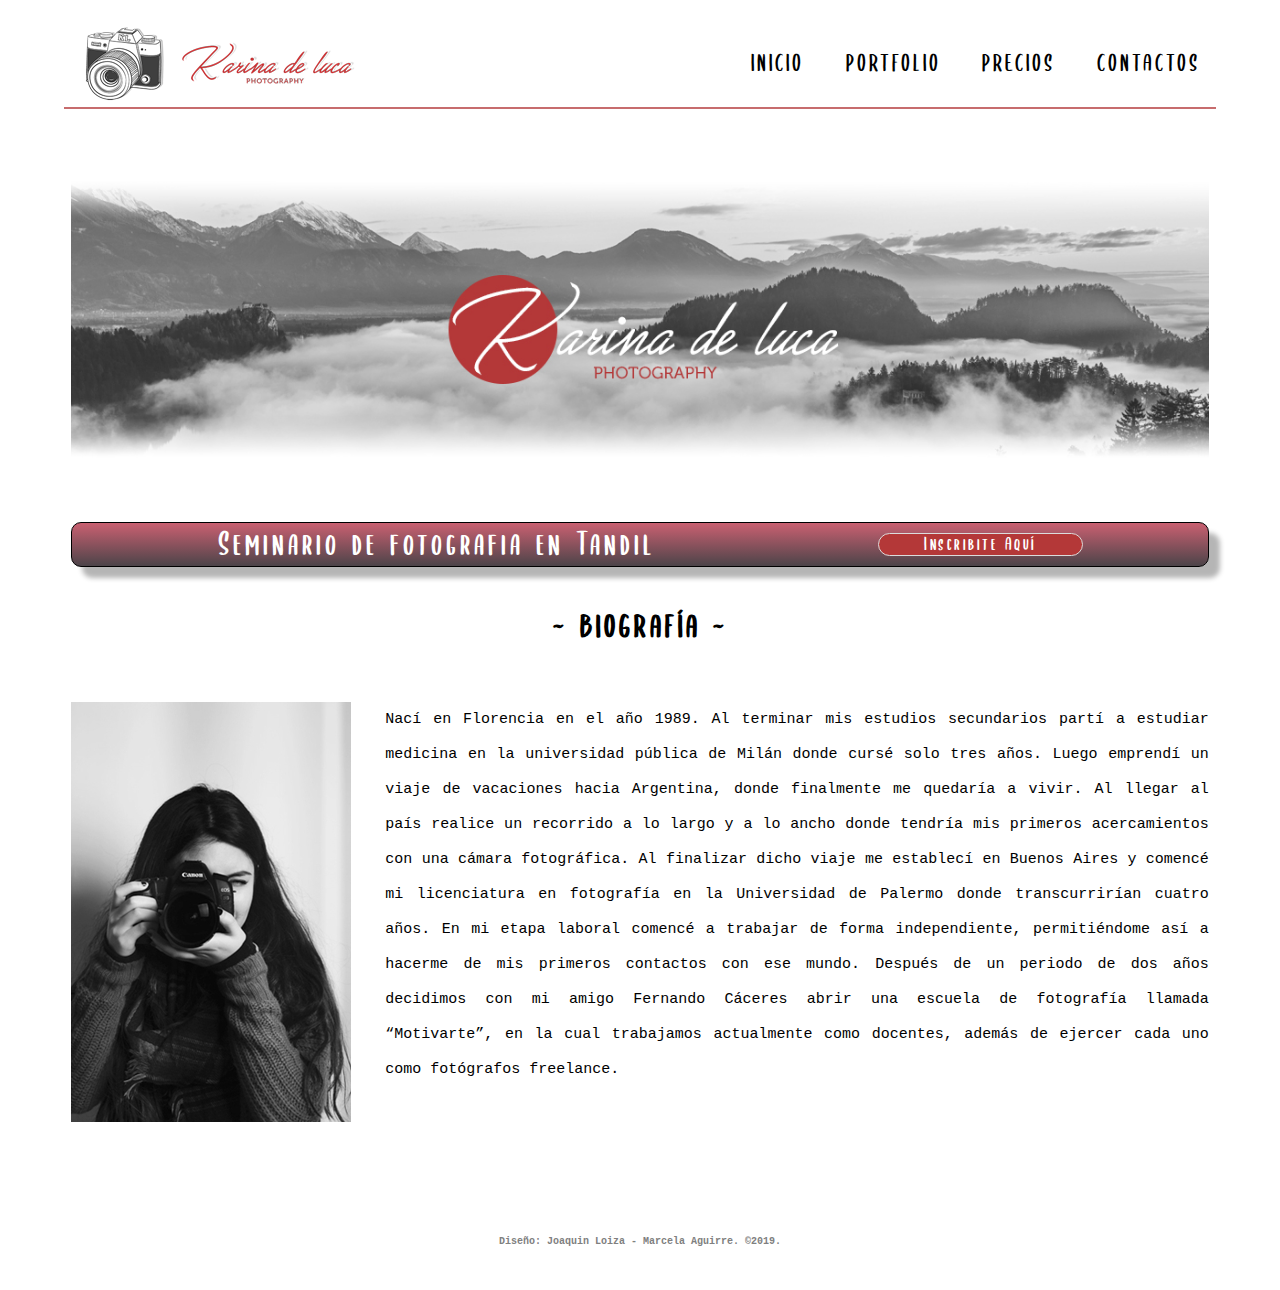
<file: index.html>
<!DOCTYPE html>
<html lang="es">

<head>
    <meta charset="UTF-8">
    <meta name="viewport" content="width=device-width, initial-scale=1.0">
    <meta http-equiv="X-UA-Compatible" content="ie=edge">
    <title>Karina De Luca</title>
    <link rel="stylesheet" href="css/style.css">
    <link rel="shorcut icon" type="image/x-icon" href="image/icono.png">
</head>

<body>
    <header class="encabezado">
        <div class="contenedor logo-nav">
			<a href="index.html">
                <img class="logo" src="image/logo.png" alt="logo">
            </a>
            <span class="desplegable">
                <img src="image/desplegable.png" alt="#" >
            </span>
            <nav class="barnav">
                <ul>
                    <li><a href="index.html">INICIO</a></li>
                    <li><a href="portfolio.html">PORTFOLIO</a></li>
                    <li><a href="precios.html">PRECIOS</a></li>
                    <li><a href="contactos.html">CONTACTOS</a></li>
                </ul>
            </nav>
        </div>
    </header>

    <main class="contenido">
        <div class="contenedor">
            <div class="portada"><img src="image/portada.jpg" alt="portada"></div>

            <div class="contenedorpubli">
                <div class="seminario">
                    <h2>Seminario de fotografia en Tandil</h2>

                </div>            
                <div class="botoninscribirse">
                    <a href="inscripcionseminario.html" target="_blank"><button>Inscribite Aquí</button></a>
                </div>
            </div>    
                <div class="titulo">
                    <h1>~ BIOGRAFÍA ~</h1>
                </div>
            <div class="cuerpo">
                <img class="imagebio" src="image/imagebio.jpg" alt="Karina De Luca con su cámara">
                <p class="biografia">Nací en Florencia en el año 1989. Al terminar mis estudios secundarios partí a
                    estudiar medicina en
                    la
                    universidad pública de Milán donde cursé solo tres años.
                    Luego emprendí un viaje de vacaciones hacia Argentina, donde finalmente me quedaría a vivir. Al
                    llegar
                    al país realice un recorrido a lo largo y a lo ancho donde tendría mis primeros acercamientos con
                    una
                    cámara fotográfica. Al finalizar dicho viaje me establecí en Buenos Aires y comencé mi licenciatura
                    en
                    fotografía en la Universidad de Palermo donde transcurrirían cuatro años.
                    En mi etapa laboral comencé a trabajar de forma independiente, permitiéndome así a hacerme de mis
                    primeros contactos con ese mundo. Después de un periodo de dos años decidimos con mi amigo Fernando
                    Cáceres abrir una escuela de fotografía llamada “Motivarte”, en la cual trabajamos actualmente como
                    docentes, además de ejercer cada uno como fotógrafos freelance.</p>
            </div>
        </div>
    </main>

    <footer class="piepagina">
        <div class="contenedor">
            <h4>Diseño: Joaquin Loiza - Marcela Aguirre. &copy;2019.</h4>
        </div>
    </footer>
    <script src="js/jquery.min.js"></script>
    <script src="js/desplegar_menu.js"></script>
</body>

</html>
</file>
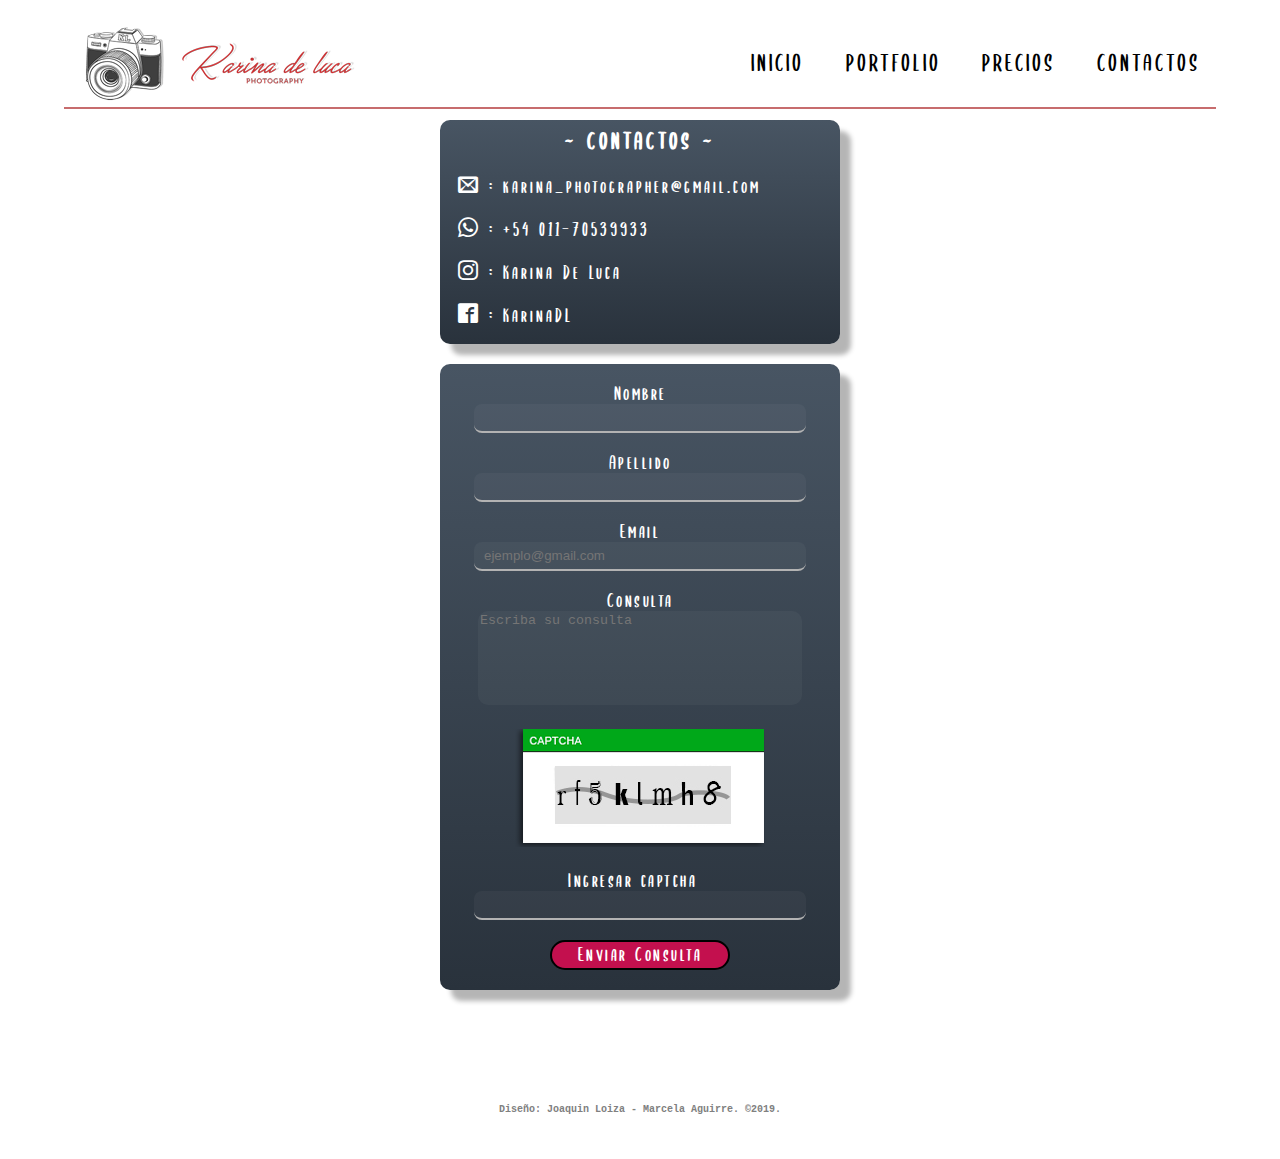
<file: contactos.html>
<!DOCTYPE html>
<html lang="es">

<head>
    <meta charset="UTF-8">
    <meta name="viewport" content="width=device-width, initial-scale=1.0">
    <meta http-equiv="X-UA-Compatible" content="ie=edge">
    <title>Karina De Luca</title>
    <link rel="stylesheet" href="css/style.css">
    <link rel="stylesheet" href="css/icon/iconsocialnetworks.css">
    <link rel="shorcut icon" type="image/x-icon" href="image/icono.png">
</head>

<body>
    <header class="encabezado">
        <div class="contenedor logo-nav">
			<a href="index.html">
                <img class="logo" src="image/logo.png" alt="logo">
            </a>
            <span class="desplegable">
                <img src="image/desplegable.png" alt="#" >
            </span>
            <nav class="barnav">
                <ul>
                    <li><a href="index.html">INICIO</a></li>
                    <li><a href="portfolio.html">PORTFOLIO</a></li>
                    <li><a href="precios.html">PRECIOS</a></li>
                    <li><a href="contactos.html">CONTACTOS</a></li>
                </ul>
            </nav>
        </div>
    </header>

    <main class="contenido">
        <div class="contenedor">

            <div class="contactos">
            <h2>~ CONTACTOS ~</h2>
            <h3><span class="icon-envelop"></span>&nbsp;: karina_photographer@gmail.com</h3>
            <h3><span class="icon-whatsapp"></span>&nbsp;: +54 011-70539933</h3>
            <h3><span class="icon-instagram"></span>&nbsp;: Karina De Luca</h3>
            <h3 id="ultimoicon"><span class="icon-facebook2"></span>&nbsp;: KarinaDL</h3>
            </div>
            <div class="formu">
                <form  id="formulario" autocomplete="off" action="envioexitoso.html"><br>
                    
                    Nombre<br> <input type="text" id="nombre" required><br><br>
                    Apellido<br> <input type="text" id="apellido" required><br><br>
                    Email<br> <input type="email" id="email" placeholder="ejemplo@gmail.com" required><br><br>
                    Consulta<br> <textarea  placeholder="Escriba su consulta" id="consulta" required></textarea><br><br>
                    <img id="img_aleatoria" src="#" ><br><br>
                    Ingresar captcha  &nbsp; <input id="captcha" type="text" required><br><br>
                    <button id="enviar">Enviar Consulta</button><br><br>

                </form>                
            </div>
        </div>
    </main>

    <footer class="piepagina">
        <div class="contenedor">
            <h4>Diseño: Joaquin Loiza - Marcela Aguirre. &copy;2019.</h4>
        </div>
    </footer>
    <script src="js/formulario_contacto.js"></script>
    <script src="js/jquery.min.js"></script>
    <script src="js/desplegar_menu.js"></script>
</body>

</html>
</file>
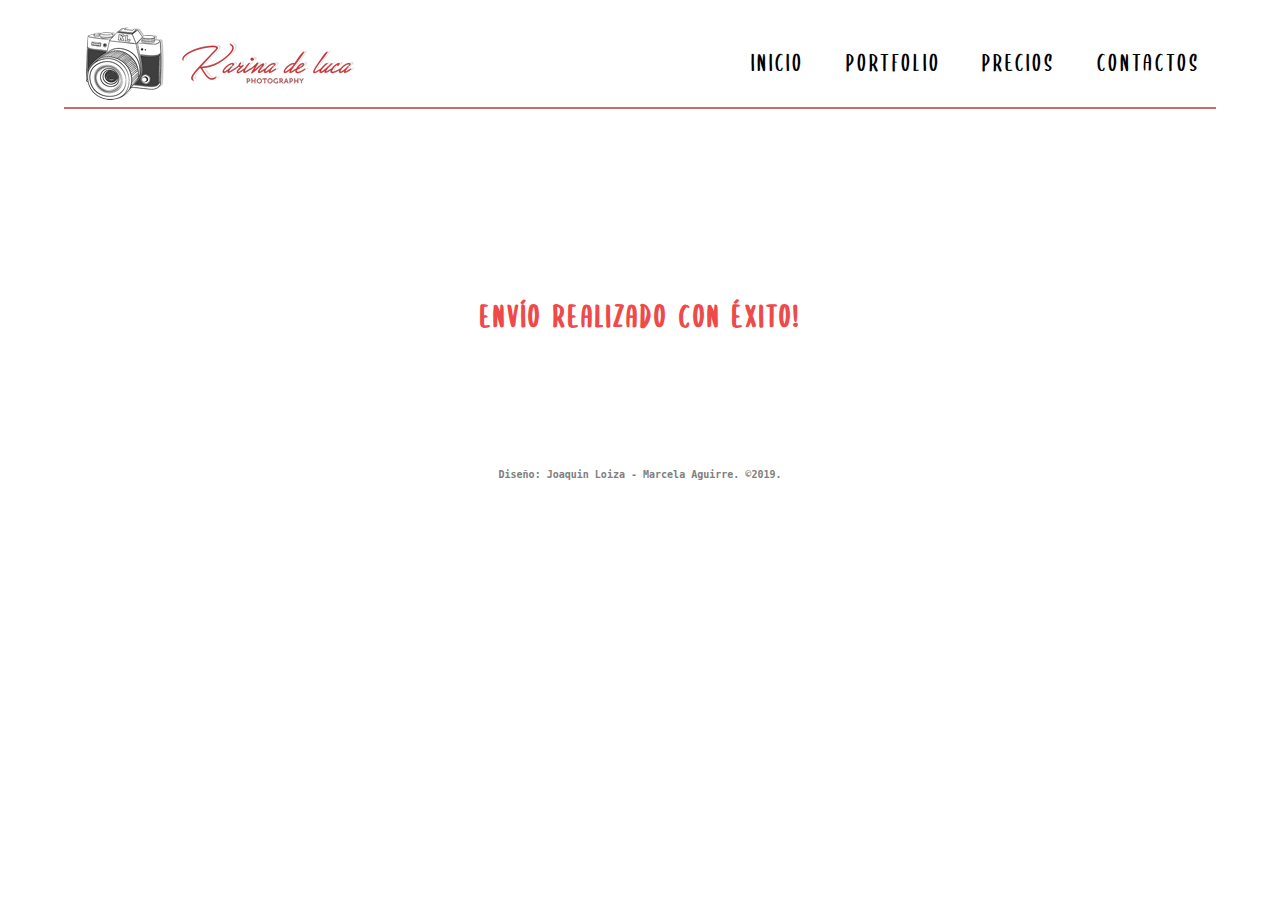
<file: envioexitoso.html>
<!DOCTYPE html>
<html lang="es">

<head>
    <meta charset="UTF-8">
    <meta name="viewport" content="width=device-width, initial-scale=1.0">
    <meta http-equiv="X-UA-Compatible" content="ie=edge">
    <title>Karina De Luca</title>
    <link rel="stylesheet" href="css/style.css">
    <link rel="shorcut icon" type="image/x-icon" href="image/icono.png">
</head>

<body>
    <header class="encabezado">
        <div class="contenedor logo-nav">
			<a href="index.html">
                <img class="logo" src="image/logo.png" alt="logo">
            </a>
            <span class="desplegable">
                <img src="image/desplegable.png" alt="#" >
            </span>
            <nav class="barnav">
                <ul>
                    <li><a href="index.html">INICIO</a></li>
                    <li><a href="portfolio.html">PORTFOLIO</a></li>
                    <li><a href="precios.html">PRECIOS</a></li>
                    <li><a href="contactos.html">CONTACTOS</a></li>
                </ul>
            </nav>
        </div>
    </header>

    <main class="contenido">
        <div class="contenedor">
            <h1 id="envioexitoso"> ENVÍO REALIZADO CON ÉXITO!</h1>
        </div>
    </main>

    <footer class="piepagina">
        <div class="contenedor">
            <h4>Diseño: Joaquin Loiza - Marcela Aguirre. &copy;2019.</h4>
        </div>
    </footer>
    <script src="js/jquery.min.js"></script>
    <script src="js/desplegar_menu.js"></script>
</body>

</html>
</file>
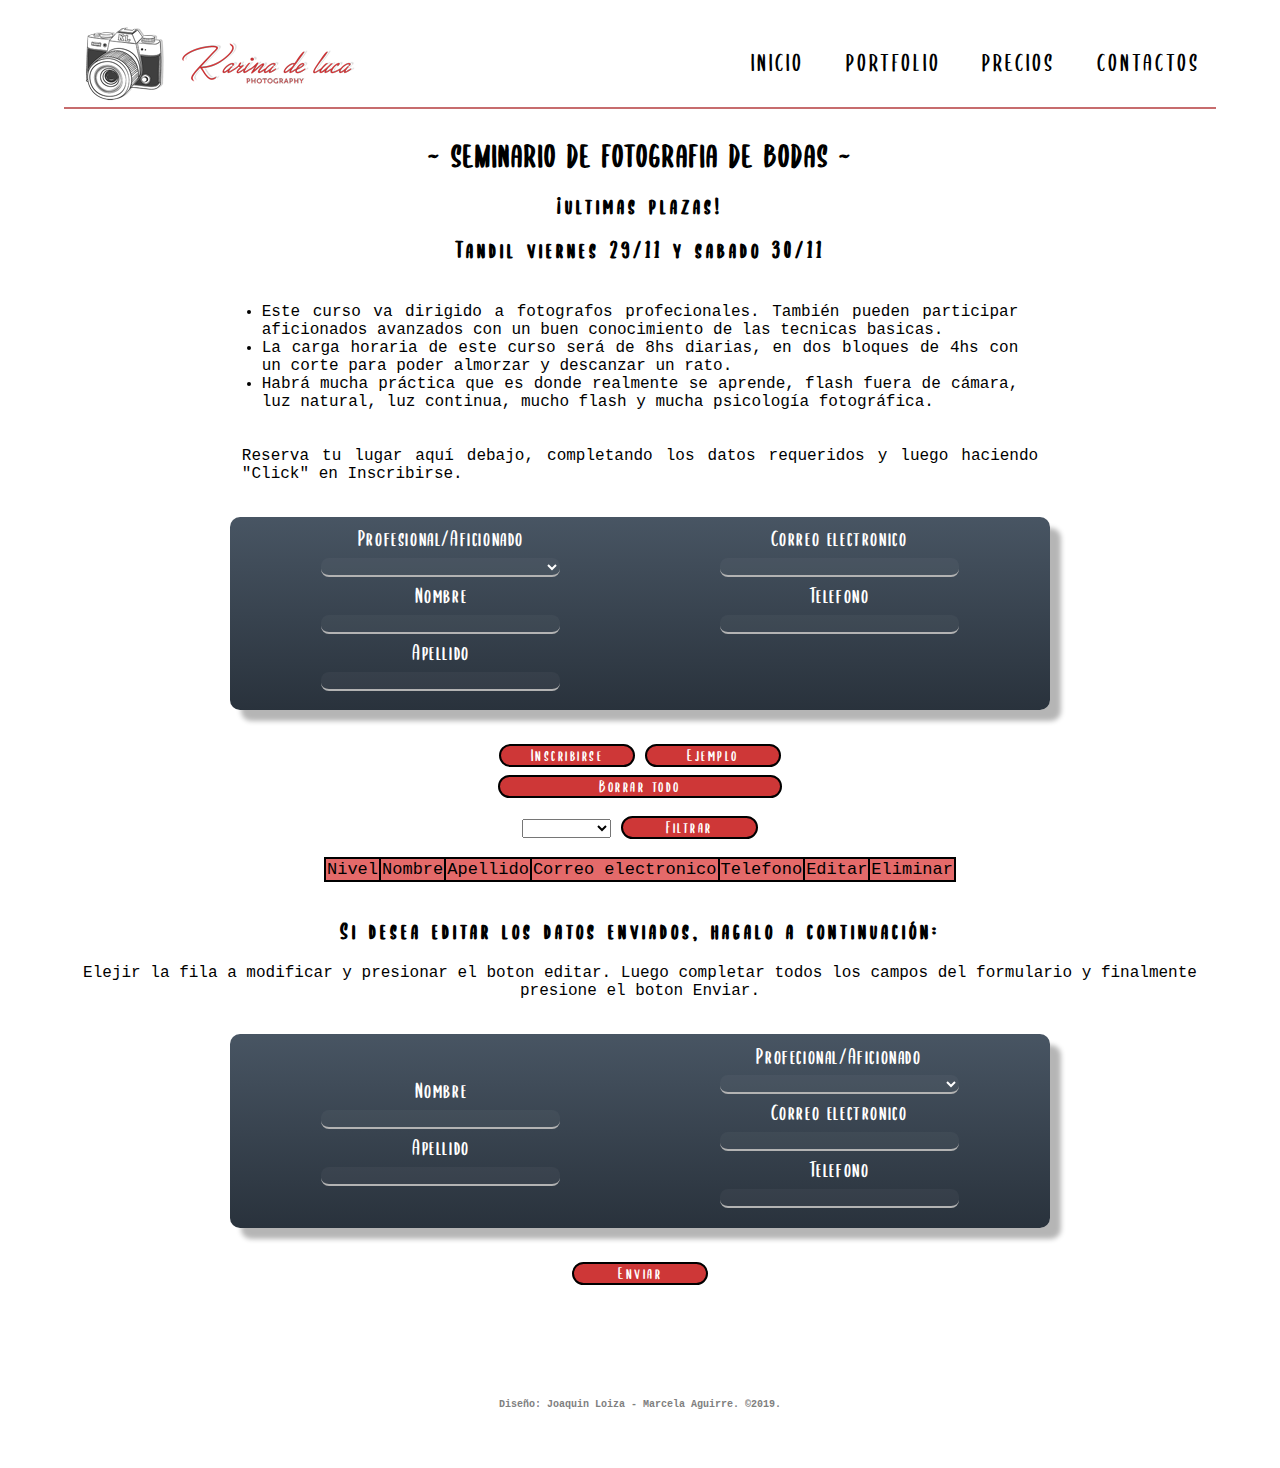
<file: inscripcionseminario.html>
<!DOCTYPE html>
<html lang="es">

<head>
    <meta charset="UTF-8">
    <meta name="viewport" content="width=device-width, initial-scale=1.0">
    <meta http-equiv="X-UA-Compatible" content="ie=edge">
    <title>Karina De Luca</title>
    <link rel="stylesheet" href="css/style.css">
    <link rel="shorcut icon" type="image/x-icon" href="image/icono.png">
</head>

<body>
    <header class="encabezado">
        <div class="contenedor logo-nav">
			<a href="index.html">
                <img class="logo" src="image/logo.png" alt="logo">
            </a>
            <span class="desplegable">
                <img src="image/desplegable.png" alt="#" >
            </span>
            <nav class="barnav">
                <ul>
                    <li><a href="index.html">INICIO</a></li>
                    <li><a href="portfolio.html">PORTFOLIO</a></li>
                    <li><a href="precios.html">PRECIOS</a></li>
                    <li><a href="contactos.html">CONTACTOS</a></li>
                </ul>
            </nav>
        </div>
    </header>
    <main class="contenido">
        <div class="contenedor">
        <div class="seminariotandil">
            <h1>~ SEMINARIO DE FOTOGRAFIA DE BODAS ~</h1>
            <h2>¡ultimas plazas!</h2>
            <h2>Tandil viernes 29/11 y sabado 30/11</h2>
        </div>
        <div class="infoseminario">
            <ul>
                <li>
                    Este curso va dirigido a fotografos profecionales. También pueden participar aficionados avanzados
                    con un buen conocimiento de las tecnicas basicas.
                </li>
                <li>
                    La carga horaria de este curso será de 8hs diarias, en dos bloques de 4hs con un corte
                    para poder almorzar y descanzar un rato.
                </li>
                <li>
                    Habrá mucha práctica que es donde realmente se aprende, flash fuera de cámara, luz natural, luz continua, mucho flash y mucha psicología fotográfica.
                </li>
            </ul>
                <p>Reserva tu lugar aquí debajo, completando los datos requeridos y luego haciendo "Click" en Inscribirse.</p>
        </div>
        <form id="form_inscrip" autocomplete="off">
            <div id="campos">
                Profesional/Aficionado
                <select id="nivel" required>
                    <option></option>
                    <option>Profecional</option required>
                    <option>Aficionado</option>
                </select>
                Nombre
                <input type="text" id="nombre" required>
                Apellido
                <input type="text " id="apellido" required>
            </div>
            <div id="campos2">
                Correo electronico
                <input type="email" id="email" required>
                Telefono
                <input type="number" id="telefono" required>
            </div>
        </form>
        <p id="mensaje_incompleto"></p>

        <button class="botones" id="cargarPerfil">Inscribirse</button>
        <button class="botones" id="ejemplo">Ejemplo</button><br>
        <button class="botones botonborrar" id="borrar_todo">Borrar todo</button><br><br>

        <select id="filtro">
            <option></option>
            <option>Profecional</option>
            <option>Aficionado</option>
        </select>
        <button id="filtrar" class="botones">Filtrar</button><br><br>
        <div id="tablaScroll">
        <table id="tabla">
            <thead class="headtabla">
                <tr> 
                    <td>Nivel</td>
                    <td>Nombre</td>
                    <td>Apellido</td>
                    <td>Correo electronico</td>
                    <td>Telefono</td>
                    <td>Editar</td>
                    <td>Eliminar</td>
                </tr>
            </thead>
            <tbody id="contTabla">
            </tbody>    
        </table>
        </div><br>
        <div class="instrucciones">
        <h2>Si desea editar los datos enviados, hagalo a continuación:</h2>
        <p>Elejir la fila a modificar y presionar el boton editar. Luego
            completar todos los campos del formulario y finalmente 
            presione el boton Enviar.
        </p>
        <h3 id="filaEditar"></h3>
        </div>

        <form id="form_inscrip" autocomplete="off">
            <div id="campos">
                <input type="text " id="idObjeto" required>
                Nombre
                <input type="text" id="nombreModif" required>
                Apellido
                <input type="text " id="apellidoModif" required>
            </div>
            <div id="campos2">
                    Profecional/Aficionado
                    <select id="nivelModif" required>
                        <option></option>
                        <option>Profecional</option>
                        <option>Aficionado</option>
                    </select>
                Correo electronico
                <input type="email" id="emailModif" required>
                Telefono
                <input type="number" id="telefonoModif" required>
            </div>
            </form>
            <p id="alerta_incompleto"></p>
            <button class="botones" id="cargarEdicion">Enviar </button>
    </div>
    </main>
    <footer class="piepagina">
            <div class="contenedor">
                <h4>Diseño: Joaquin Loiza - Marcela Aguirre. &copy;2019.</h4>
            </div>
    </footer>
        <script src="js/jquery.min.js"></script>
        <script src="js/desplegar_menu.js"></script>
        <script src="js/formulario_inscripcion.js"></script>
    </body>
    
</html>
</file>
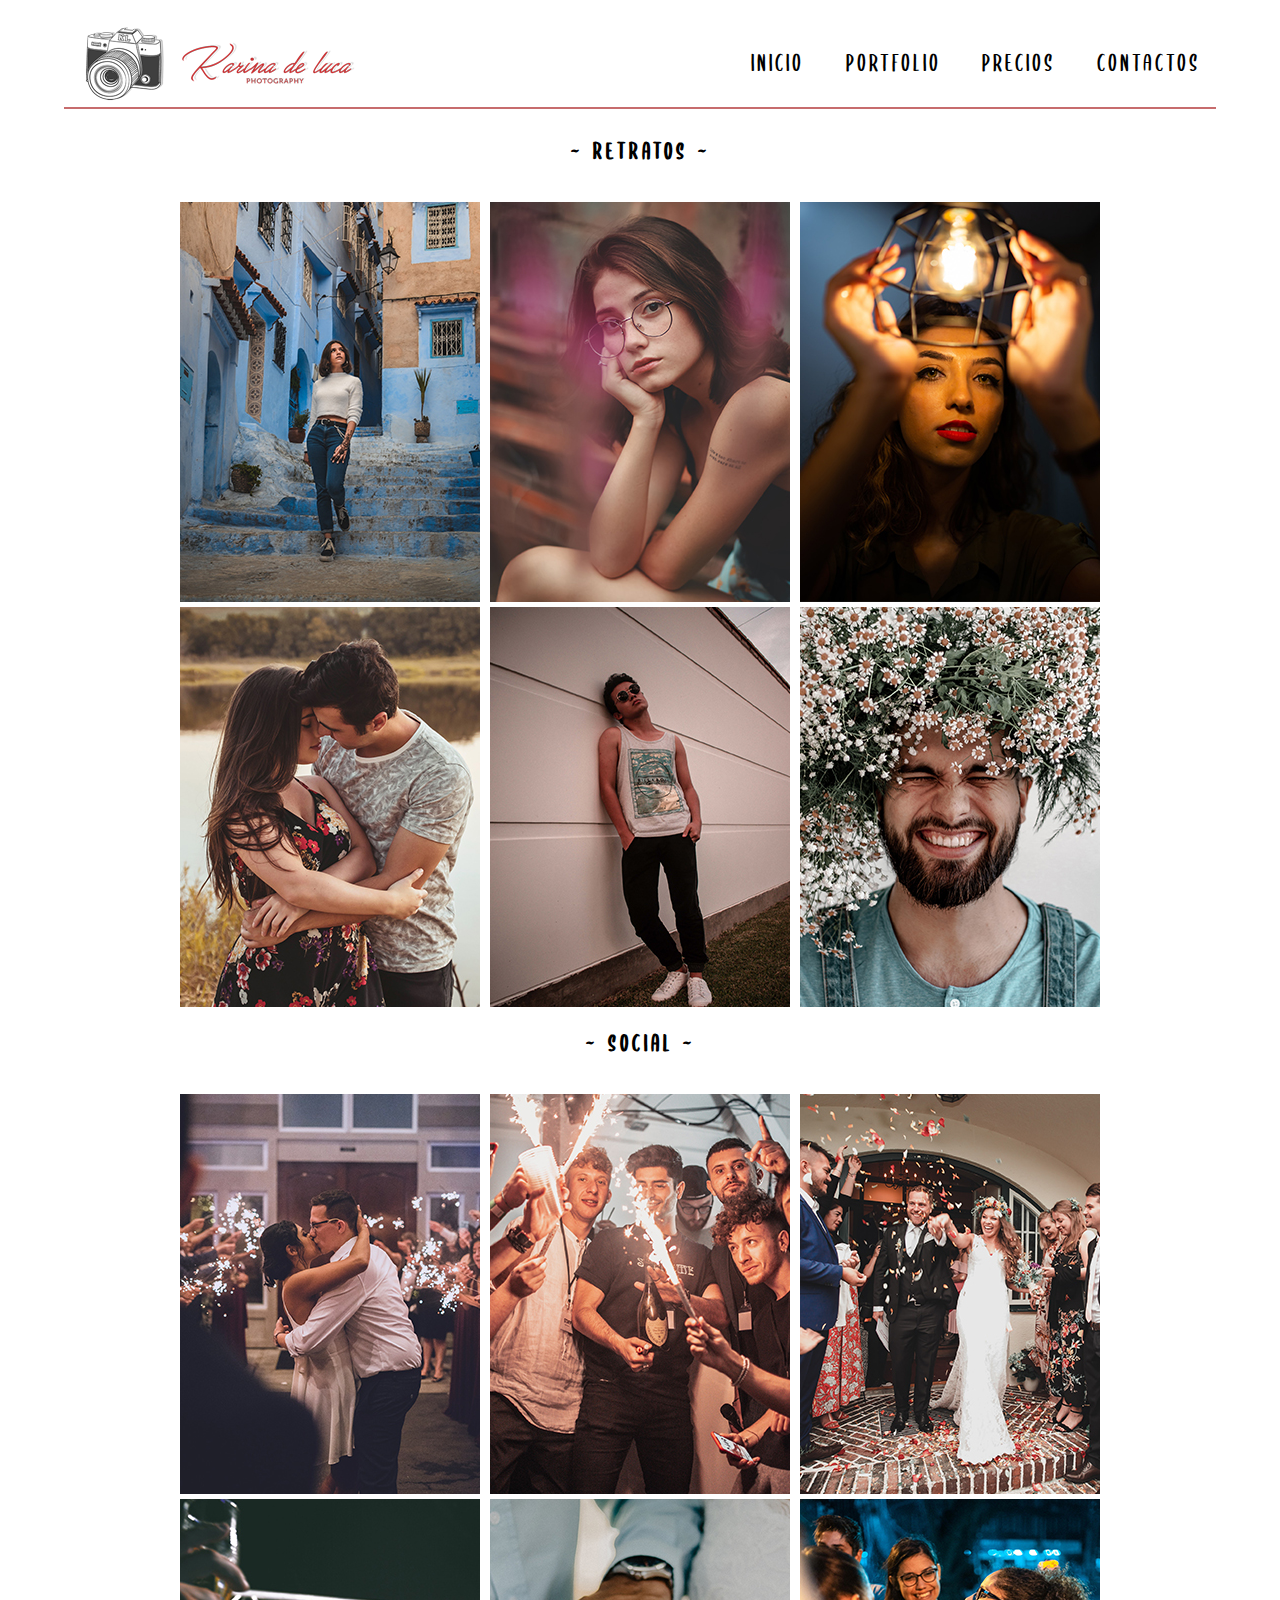
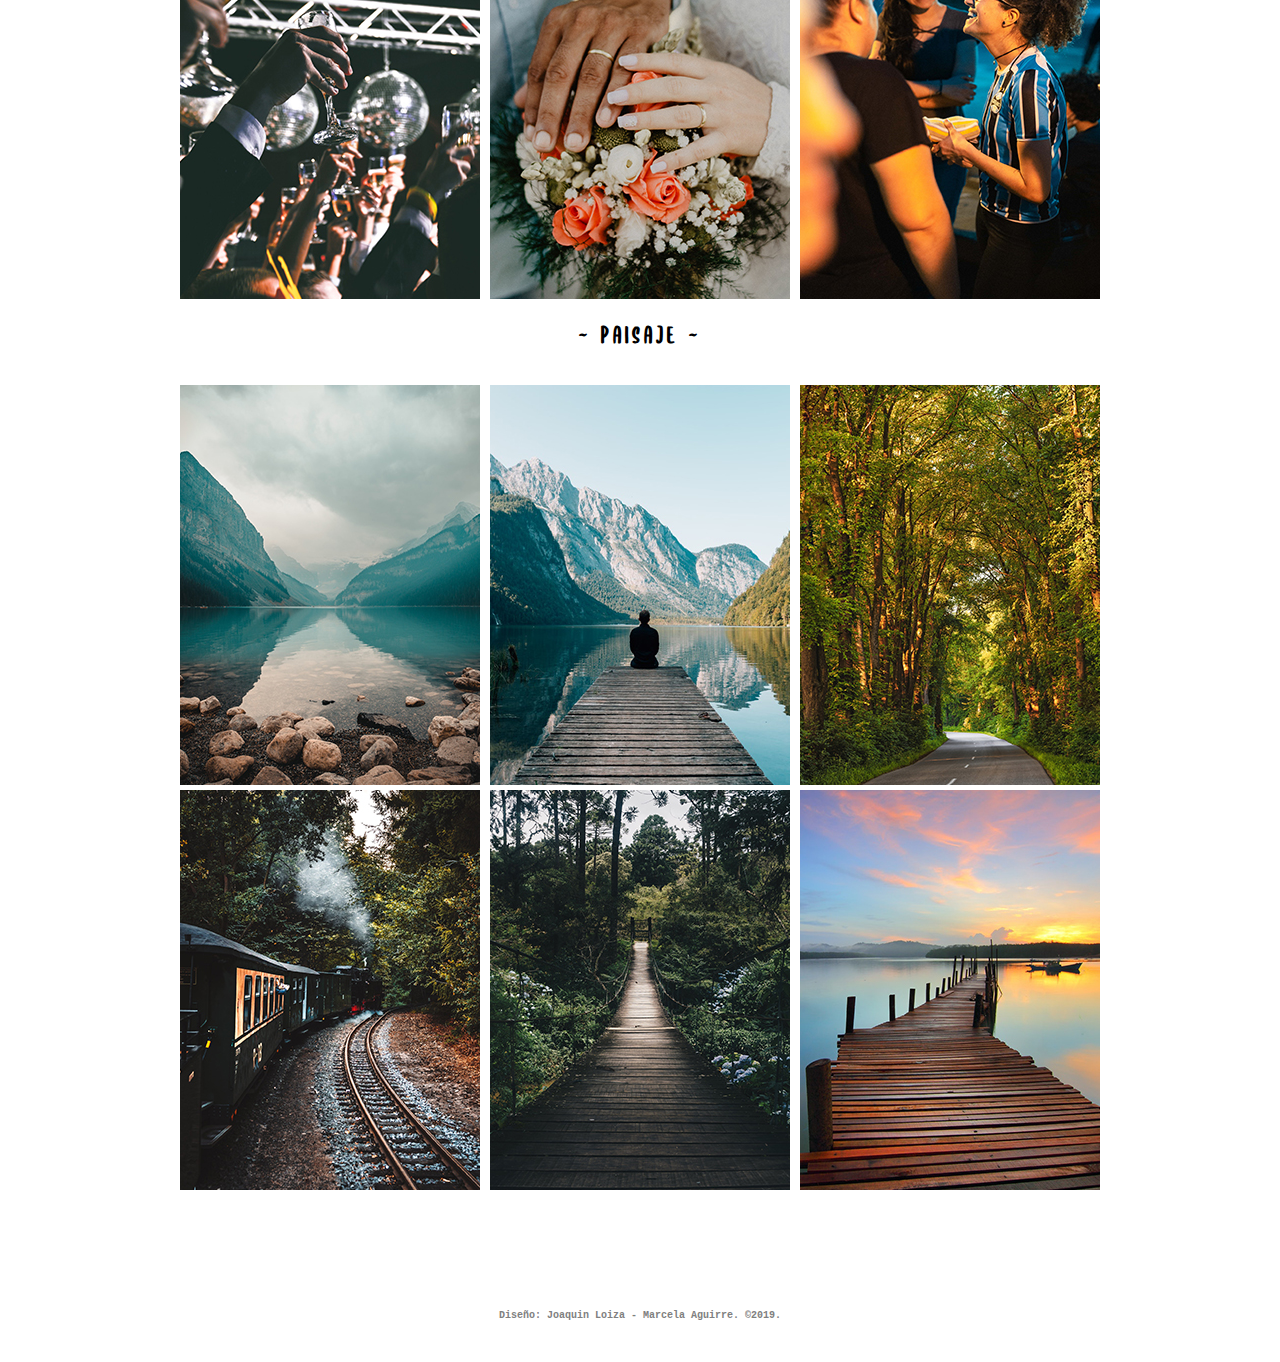
<file: portfolio.html>
<!DOCTYPE html>
<html lang="es">

<head>
    <meta charset="UTF-8">
    <meta name="viewport" content="width=device-width, initial-scale=1.0">
    <meta http-equiv="X-UA-Compatible" content="ie=edge">
    <title>Karina De Luca</title>
    <link rel="stylesheet" href="css/style.css">
    <link rel="shorcut icon" type="image/x-icon" href="image/icono.png">
</head>

<body>
    <header class="encabezado">
        <div class="contenedor logo-nav">
			<a href="index.html">
                <img class="logo" src="image/logo.png" alt="logo">
            </a>
            <span class="desplegable">
                <img src="image/desplegable.png" alt="#" >
            </span>
            <nav class="barnav">
                <ul>
                    <li><a href="index.html">INICIO</a></li>
                    <li><a href="portfolio.html">PORTFOLIO</a></li>
                    <li><a href="precios.html">PRECIOS</a></li>
                    <li><a href="contactos.html">CONTACTOS</a></li>
                </ul>
            </nav>
        </div>
    </header>

    <main class="contenido">
        <div class="contenedor">
            <h2>~ RETRATOS ~</h2><br>

            <img src="image/Retratos/01.jpg" alt="">
            <img src="image/Retratos/02.jpg" alt="">
            <img src="image/Retratos/03.jpg" alt="">
            <img src="image/Retratos/04.jpg" alt="">
            <img src="image/Retratos/05.jpg" alt="">
            <img src="image/Retratos/06.jpg" alt="">

            <h2>~ SOCIAL ~</h2><br>

            <img src="image/Social/01.jpg" alt="">
            <img src="image/Social/02.jpg" alt="">
            <img src="image/Social/03.jpg" alt="">
            <img src="image/Social/04.jpg" alt="">
            <img src="image/Social/05.jpg" alt="">
            <img src="image/Social/06.jpg" alt="">

            <h2>~ PAISAJE ~</h2><br>

            <img src="image/Paisaje/01.jpg" alt="">
            <img src="image/Paisaje/02.jpg" alt="">
            <img src="image/Paisaje/03.jpg" alt="">
            <img src="image/Paisaje/04.jpg" alt="">
            <img src="image/Paisaje/05.jpg" alt="">
            <img src="image/Paisaje/06.jpg" alt="">
			
		</div>

    </main>

    <footer class="piepagina">
        <div class="contenedor">
            <h4>Diseño: Joaquin Loiza - Marcela Aguirre. &copy;2019.</h4>
        </div>
    </footer>
    <script src="js/jquery.min.js"></script>
    <script src="js/desplegar_menu.js"></script>
</body>

</html>
</file>
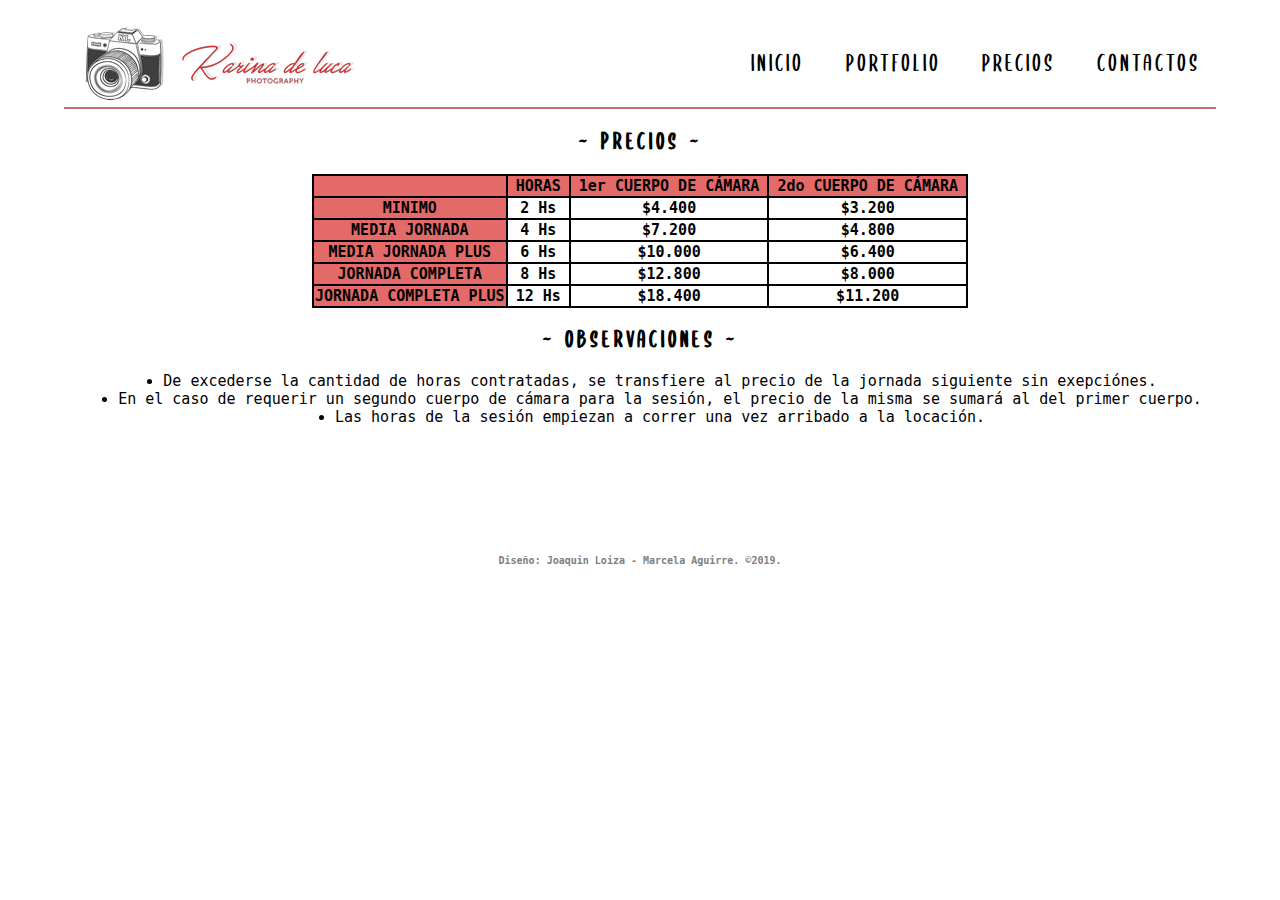
<file: precios.html>
<!DOCTYPE html>
<html lang="es">

<head>
    <meta charset="UTF-8">
    <meta name="viewport" content="width=device-width, initial-scale=1.0">
    <meta http-equiv="X-UA-Compatible" content="ie=edge">
    <title>Karina De Luca</title>
    <link rel="stylesheet" href="css/style.css">
    <link rel="shorcut icon" type="image/x-icon" href="image/icono.png">
</head>

<body>
        <header class="encabezado">
                <div class="contenedor logo-nav">
                    <a href="index.html">
                        <img class="logo" src="image/logo.png" alt="logo">
                    </a>
                    <span class="desplegable">
                        <img src="image/desplegable.png" alt="#" >
                    </span>
                    <nav class="barnav">
                        <ul>
                            <li><a href="index.html">INICIO</a></li>
                            <li><a href="portfolio.html">PORTFOLIO</a></li>
                            <li><a href="precios.html">PRECIOS</a></li>
                            <li><a href="contactos.html">CONTACTOS</a></li>
                        </ul>
                    </nav>
                </div>
            </header>

    <main class="contenido">
        <div class="contenedor">
            
            <h2 class="titulo_precio">~ PRECIOS ~</h2>
            

            <table id="precios">
                <thead>
                    <tr>
                        <th class="tabla"></th>
                        <th class="tabla">HORAS </th>
                        <th class="tabla">1er CUERPO DE CÁMARA</th>
                        <th class="tabla">2do CUERPO DE CÁMARA</th>
                    </tr>
                </thead>
                <tbody>
                    <tr>
                        <th id="columna1">MINIMO</th>
                        <th>2 Hs</th>
                        <th>$4.400</th>
                        <th>$3.200</th>
                    </tr>
                    <tr>
                        <th id="columna1">MEDIA JORNADA</th>
                        <th>4 Hs</th>
                        <th>$7.200</th>
                        <th>$4.800</th>
                    </tr>
                    <tr>
                        <th id="columna1">MEDIA JORNADA PLUS</th>
                        <th>6 Hs</th>
                        <th>$10.000</th>
                        <th>$6.400</th>
                    </tr>
                    <tr>
                        <th id="columna1">JORNADA COMPLETA</th>
                        <th>8 Hs</th>
                        <th>$12.800</th>
                        <th>$8.000</th>
                    </tr>
                    <tr>
                        <th id="columna1">JORNADA COMPLETA PLUS</th>
                        <th>12 Hs</th>
                        <th>$18.400</th>
                        <th>$11.200</th>
                    </tr>
                </tbody>
            </table>
    
            <h2 class="titulo_observaciones">~ OBSERVACIONES ~</h2>
            <ul class="observaciones">
                <li>De excederse la cantidad de horas contratadas, se transfiere al precio de la jornada siguiente sin
                            exepciónes.</li>
                <li>En el caso de requerir un segundo cuerpo de cámara para la sesión, el precio de la misma se sumará al del primer
                    cuerpo. </li>
                <li>Las horas de la sesión empiezan a correr una vez arribado a la locación.</li>
            </ul>
    
        </div>
    </main>

    <footer class="piepagina">
        <div class="contenedor">
            <h4>Diseño: Joaquin Loiza - Marcela Aguirre. &copy;2019.</h4>
        </div>
    </footer>
    <script src="js/jquery.min.js"></script>
    <script src="js/desplegar_menu.js"></script>
</body>

</html>
</file>
<file: css/style.css>
@font-face {
    font-family: SUBSCRIBER; src: url(font/SUBSCRIBER-Regular.otf);
}

body {
    font-family: monospace, Courier, 'Courier New'; 
}   
.contenedor {
    width: 90%;
    max-width: 1900px;
    margin: 0 auto;
}
h1, h2, h3 {
    font-family: SUBSCRIBER; 
}

/*Comienzo de Header*/
.encabezado {
    background-color: white;
    position: fixed;
    left: 0;
    right: 0;
    top: 0;
    padding-top: 20px;

}
.encabezado a {
    text-decoration: none;
    color: black;
    font-family: SUBSCRIBER;
    letter-spacing: 3px;
    font-size:25px;
}
.logo-nav {
    border-bottom: 2px solid #c76c6d;
    display: flex;
    justify-content: space-between;
    align-items: center;
    flex-wrap: wrap;
}
.logo {
    width: 300px;
}
.desplegable {
    display: none;
}
.desplegable img {
    padding-right: 30%;
    width: 30px;
}
  /*Barra de navegacion*/
.barnav ul {
    margin: 0;
    padding: 0;
    list-style: none;
}
.barnav ul li {
    display: inline-block;
}
.barnav ul li a {
    display: block;
    padding: 0.5rem 1rem;
    transition: all 0.3s linear;
}
.barnav ul li a:hover {
    color:#ee4a4a;
    font-size: 200%;
}
/*fin de Header*/

.contenido {
    padding-top: 7rem;
}
.portada img {
    padding-top: 3rem;
    width: 100%;
    padding-bottom: 3rem;
}
.contenedorpubli {
    display: flex;
    justify-content: space-between;
    flex-wrap: wrap;
    align-items: center;
    background: linear-gradient(to top, #4c4449, #ca6071);
    border-radius: 10px;
    border: 1px solid black;
    box-shadow: 11px 11px 5px 0px rgba(0,0,0,0.29);
}
.seminario {
    width: 60%;
}
.botoninscribirse {
    width: 40%;
}
.botoninscribirse button {
    color: white;
    letter-spacing: 2.5px;
    font-size: 120%;
    font-family: SUBSCRIBER;
    width: 45%;
    height: auto;
    background-color: rgb(180, 56, 56);
    box-shadow: none;
    border: 1px solid rgb(220, 220, 220);
    border-radius: 15px;
    cursor: pointer;
}
.seminario h2 {
    color: white;
    padding-left: 3rem;
    font-weight: normal;
    margin: 4px;
    font-size: 35px;
}
.titulo {
    height: auto;
    text-align: center;
    letter-spacing: 4px;
    padding-top: 2%;
    padding-bottom: 2%;
}
.cuerpo {
    width: 100%;
    height: auto;
}
.imagebio {
    float: left;
    margin-right: 3%;
}
.biografia {
    width: 100%;
    text-align: justify;
    font-size: 15px;
    line-height: 35px;
}
.piepagina {
    width: 0 auto;
    height: 60px;
    display: block;
    clear: both;
    padding-top: 8%;
}
.piepagina h4 {
    font-size: 10px;
    color:gray;
    text-align: center;
}

.contenido h2 {
    letter-spacing: 4px;
}
.contenedor{
    text-align: center;
    margin-top: 0;
}
.titulo_precio {
    margin-top: 10px;
}

#precios, #precios tr, #precios th {
    margin: auto;
    border-spacing: 0px 0px;
    border: solid 1px black;
    font-size: 15px;
}
.tabla {
    padding-left: 8px;
    padding-right: 8px;
    background-color: #e46a6a;
}
#columna1 {
    background-color:#e46a6a;
}

.observaciones {
    display: flex;
    flex-direction: column;
    align-items: center;
    font-size: 15px;
}
.contactos, .formu {
    box-shadow: 11px 11px 5px 0px rgba(0,0,0,0.29);
    background: linear-gradient(to bottom, #485563, #29323c); 
    width: 400px;
    margin: 0 auto;
    border-radius: 10px;
}
.contactos h2 {
    color: white;
    margin: 0;
    padding-top: 10px;
}
.contactos h3 {
    font-weight: normal;
    color: white;
    margin-top: 20px;
    letter-spacing: 3px;
    font-size: 20px;
    text-align: left;
    padding-left: 18px;
}
#ultimoicon {
    padding-bottom: 18px; 
}

#formulario {
    color: white;
    text-align: center;
    font-family: SUBSCRIBER;
    letter-spacing: 2.5px;
    font-size: 20px; 
}
#formulario input {
    color: white;
    background-color: #ffffff0a;
    height: 25px;
    width: 80%;
    padding-left: 10px; 
    box-shadow: none;
    outline: none;
    border: none;
    border-radius: 8px;
    border-bottom: 2px solid rgb(179, 179, 179);   
}
#formulario button {
    color:white;
    letter-spacing: 2.5px;
    font-size: 20px; 
    font-family: SUBSCRIBER;
    width: 45%;
    height: 30px;
    background-color:rgb(195, 16, 78);
    box-shadow: none;
    border: 2px solid rgb(0, 0, 0);
    border-radius: 15px;
    cursor: pointer;
}

#consulta {
    resize: none;
    height: 90px;
    width: 80%;
    border: 0;
    border-radius: 10px;
    outline: none;
    background-color: #ffffff0a;
    color: white;
}
#envioexitoso {
    padding-top: 10rem;
    color: #ee4a4a;
    letter-spacing: 3px;
}
#tabla {
    margin: auto;
}
.seminariotandil h1 {
    letter-spacing:2px;
}
.infoseminario {
    width: 70%;
    text-align:justify;
    margin: auto;
}
.infoseminario ul {
    padding: 2.5%;
}
#tabla, #tabla tr, #tabla td {
    border-spacing: 0px 0px;
    border: solid 1px black;
    font-size: 17px;
}
#mensaje_incompleto , #alerta_incompleto {
    font-family: SUBSCRIBER;
    color: #ee4a4a;
    letter-spacing: 1.5px;
    font-size: 30px;
}
#form_inscrip {
    box-shadow: 11px 11px 5px 0px rgba(0,0,0,0.29);
    background: linear-gradient(to bottom, #485563, #29323c); 
    border-radius: 10px;
    width: 70%;
    margin: 3% auto 3% auto;
    padding: 1%;
    display: flex;
    justify-content: space-between;
    font-family: SUBSCRIBER;
    letter-spacing: 0.1rem;
    color: white;
    font-weight: normal;
    font-size: 140%;
}
#form_inscrip input, #form_inscrip select {
    margin: 2% 20% 2% 20%;
    color: white;
    padding-left: 10px; 
    background-color: #ffffff0a;
    box-shadow: none;
    outline: none;
    border: none;
    border-radius: 8px;
    border-bottom: 2px solid rgb(179, 179, 179);
}
#form_inscrip select option {
    background-color: rgb(71, 82, 95);
    border-radius: 8px;
}
#campos {
    width: 50%;
    display: flex;
    flex-direction: column;
}
#campos2 {
    width: 50%;
    display: flex;
    flex-direction: column;
}
.botones {
    color: white;
    letter-spacing: 2.5px;
    font-size: 17px;
    font-family: SUBSCRIBER;
    width: 12%;
    height: auto;
    background-color: rgb(206, 55, 55);
    box-shadow: none;
    border: 2px solid rgb(0, 0, 0);
    border-radius: 15px;
    cursor: pointer;
}
.botonborrar {
    margin-top: 8px;
    width: 25%;
}
.headtabla {
    background-color: #e46a6a;
}

input::-webkit-inner-spin-button {
    -webkit-appearance: none;
}
#idObjeto {
    visibility: hidden;
}

/* RESPONSIVE */


@media only screen and (max-width: 900px){
    
    #form_inscrip {
        flex-direction: column;
        justify-content: center;
    }
    #campos, #campos2 {
        margin: auto;
    }
    #form_inscrip input{
        margin: 2% 10% 2% 10%;
    }
    .encabezado {
        text-align: center;
    }
    .contenido {
        padding-top: 5.7rem;
    }
    .logo {
        width: 180px;
    }
    .desplegable {
        display: block;
        cursor: pointer;
        padding: 0.5rem 1rem;
    }
    .desplegable img {
        width: 30px;
    }
    .seminario h2 {
        font-size: 28px;
    }    
    .imagebio {
        width: 30%;
    }
    .barnav {
        width: 100%;
        margin-top: 1rem;
    }
    .barnav ul {
        display: none;
    }
    .barnav ul.mostrar {
        background: linear-gradient(to bottom, rgba(255,255,255,1) 0%, 
        rgb(249, 249, 249) 47%, rgb(236, 236, 236) 100%);
        display: block;
        border-bottom: 1px solid #c76c6d;     
    }
    .barnav ul li {
        display: block;
    }
    .barnav ul li a {
        display: block;
        padding: 10px;                      
    }
    .botones {
        font-size: 80%;
    }
    #tablaScroll {
        width: auto;
        overflow-x: scroll;
    }
    #tablaScroll::-webkit-scrollbar {
        background-color: gray;
        color: red;
    }

    #tablaScroll::-webkit-scrollbar {
      width: 14px;
      height: 14px;
    }
    #tablaScroll::-webkit-scrollbar-button {
      width: 12px;
      height: 12px;
    }
    #tablaScroll::-webkit-scrollbar-thumb {
      background: #ee4a4a;
      border: 0px none #ffffff;
      border-radius: 50px;
    }
    #tablaScroll::-webkit-scrollbar-track {
      background: #666666;
      border: 0px none #ffffff;
      border-radius: 50px;
    }
    
}
@media only screen and (max-width: 600px){
    .logo {
        width: 150px;
    }
    .contenido {
        padding-top: 5rem;
    }
    .encabezado a {
        font-size:18px;
    }
    .desplegable img {
        width: 25px;
    }
    .seminario {
        width: 100%;
    }
    .botoninscribirse {
        width: 100%;
    }
    .botoninscribirse button {
        width: 30%;
    }
    .seminario h2 {
        padding-left: 0;
        font-size: 20px;
        letter-spacing: 3px;
    }
    .infoseminario, .instrucciones{
        font-size: 80%;
    }
    .seminariotandil {
        font-size: 70%;
    }
    .titulo {
        font-size: 10px;
        letter-spacing: 3px;
    }
    .biografia {
        font-size: 12px;
        line-height: 15px;
    }
    .piepagina h4 {
        font-size: 8px;
    }
    #precios th {
        font-size: 10px;
    }
    .titulo_precio {
        font-size: 22px;
    }
    .titulo_observaciones {
        font-size: 18px;
    }
    .observaciones li {
        font-size: 11px;
    }
    .contactos, .formu {
        width: 280px;
    }
    .contactos h2 {
        font-size: 18px; 
    }
    .contactos h3 {
        font-size: 15px;
    }
    #formulario {
        font-size: 15px;
    }
    #formulario button{
        font-size: 13px;
    }
    .botones {
        font-size: 11px;
        width: 22%;
    }
    #tabla, #tabla tr, #tabla td {
        font-size: 11px;
    }
    #form_inscrip {
        font-size: 15px;
    }
}
</file>
<file: css/icon/iconsocialnetworks.css>
@font-face {
  font-family: 'icomoon';
  src:  url('icomoon.eot?4yqudj');
  src:  url('icomoon.eot?4yqudj#iefix') format('embedded-opentype'),
        url('icomoon.ttf?4yqudj') format('truetype'),
        url('icomoon.woff?4yqudj') format('woff'),
        url('icomoon.svg?4yqudj#icomoon') format('svg');
  font-weight: normal;
  font-style: normal;
  font-display: block;
}

[class^="icon-"], [class*=" icon-"] {
  /* use !important to prevent issues with browser extensions that change fonts */
  font-family: 'icomoon' !important;
  speak-as: none;
  font-style: normal;
  font-weight: normal;
  font-variant: normal;
  text-transform: none;
  line-height: 1;

  /* Better Font Rendering =========== */
  -webkit-font-smoothing: antialiased;
  -moz-osx-font-smoothing: grayscale;
}

.icon-envelop:before {
  content: "\e945";
}
.icon-facebook2:before {
  content: "\ea91";
}
.icon-instagram:before {
  content: "\ea92";
}
.icon-whatsapp:before {
  content: "\ea93";
}
</file>
